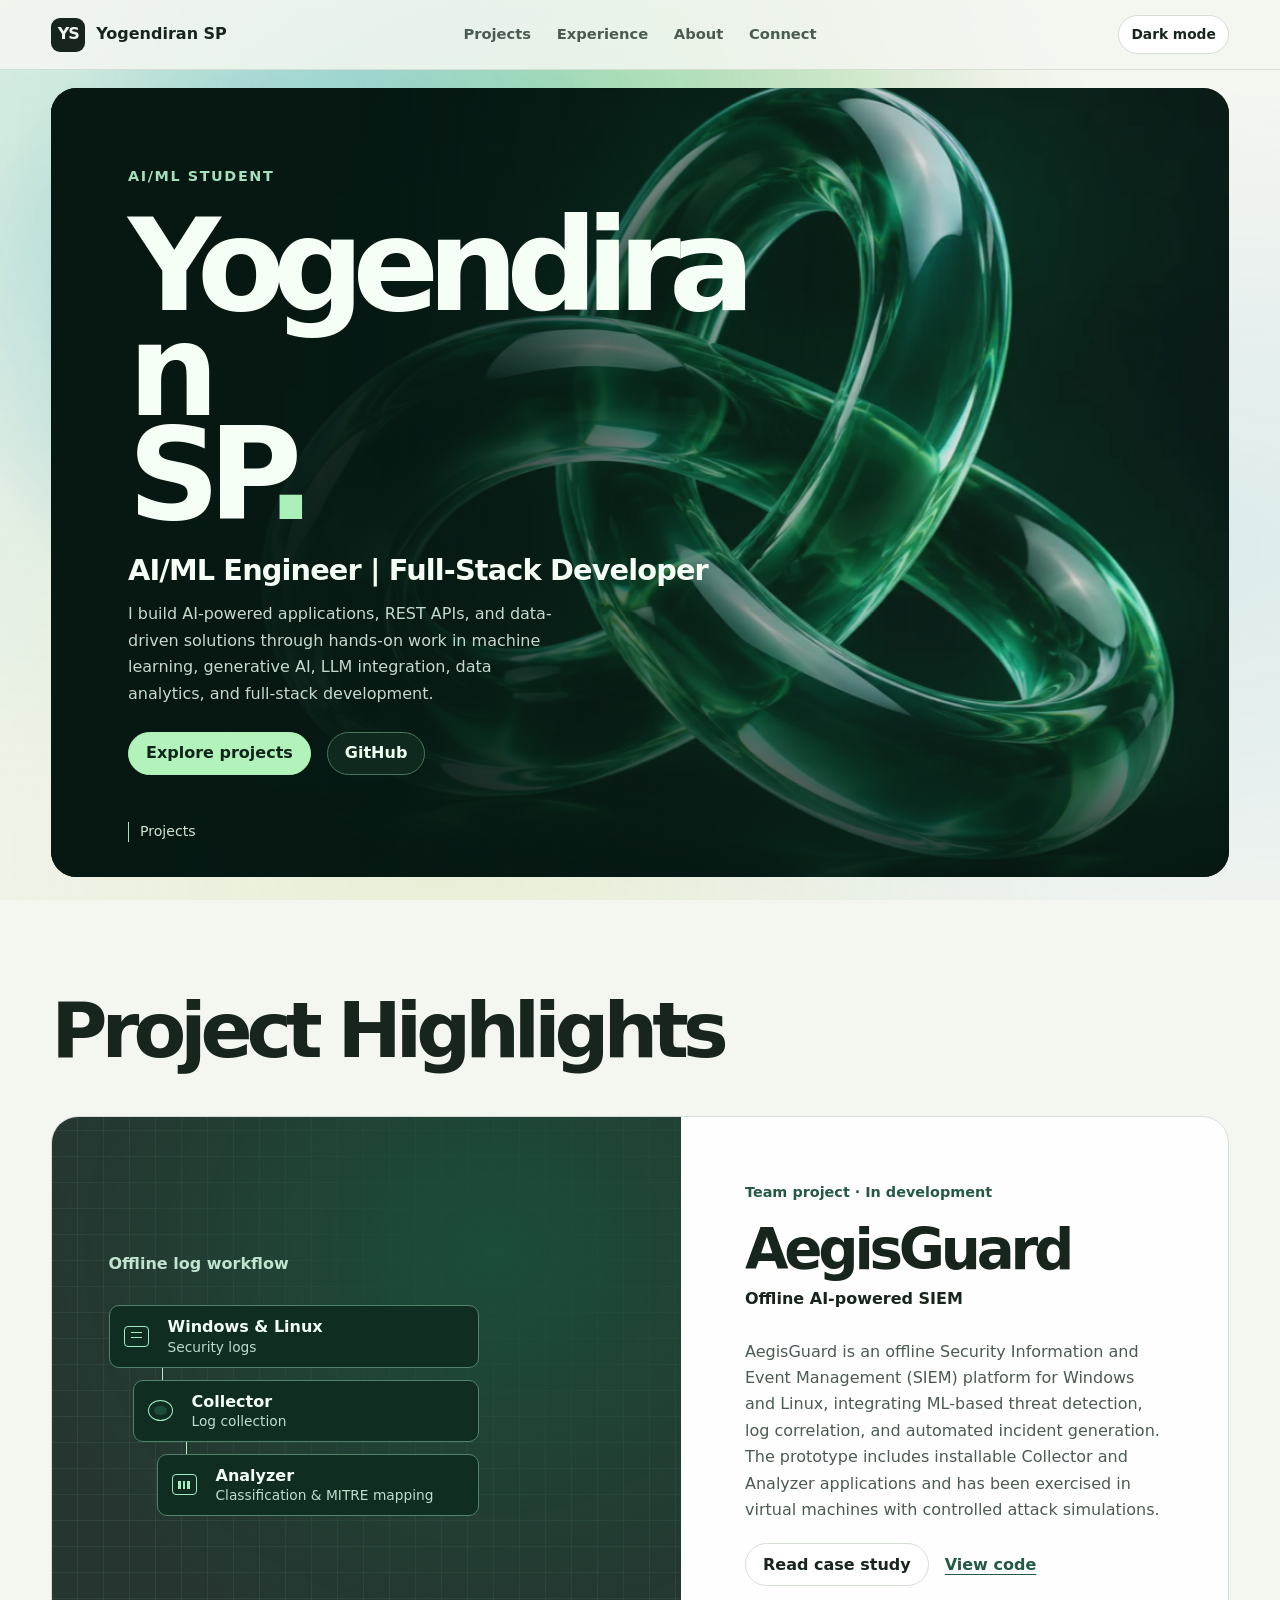
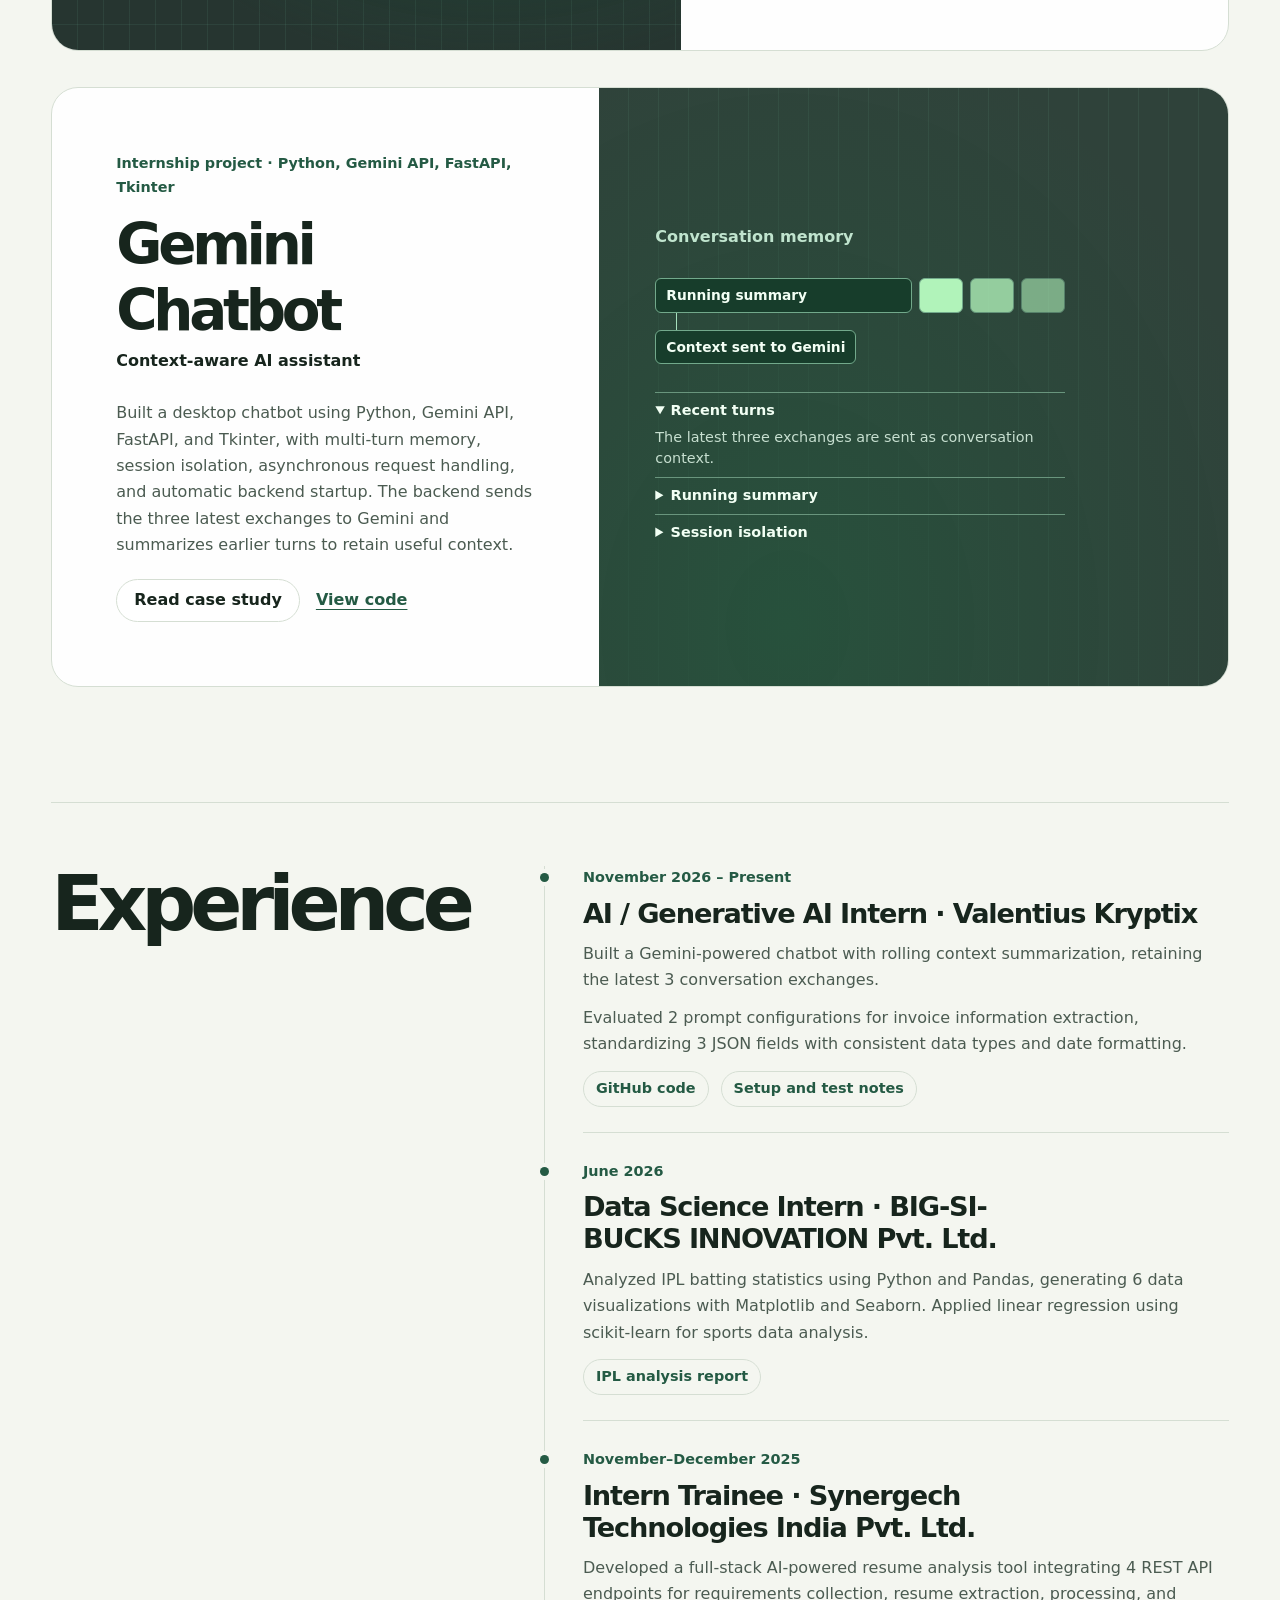
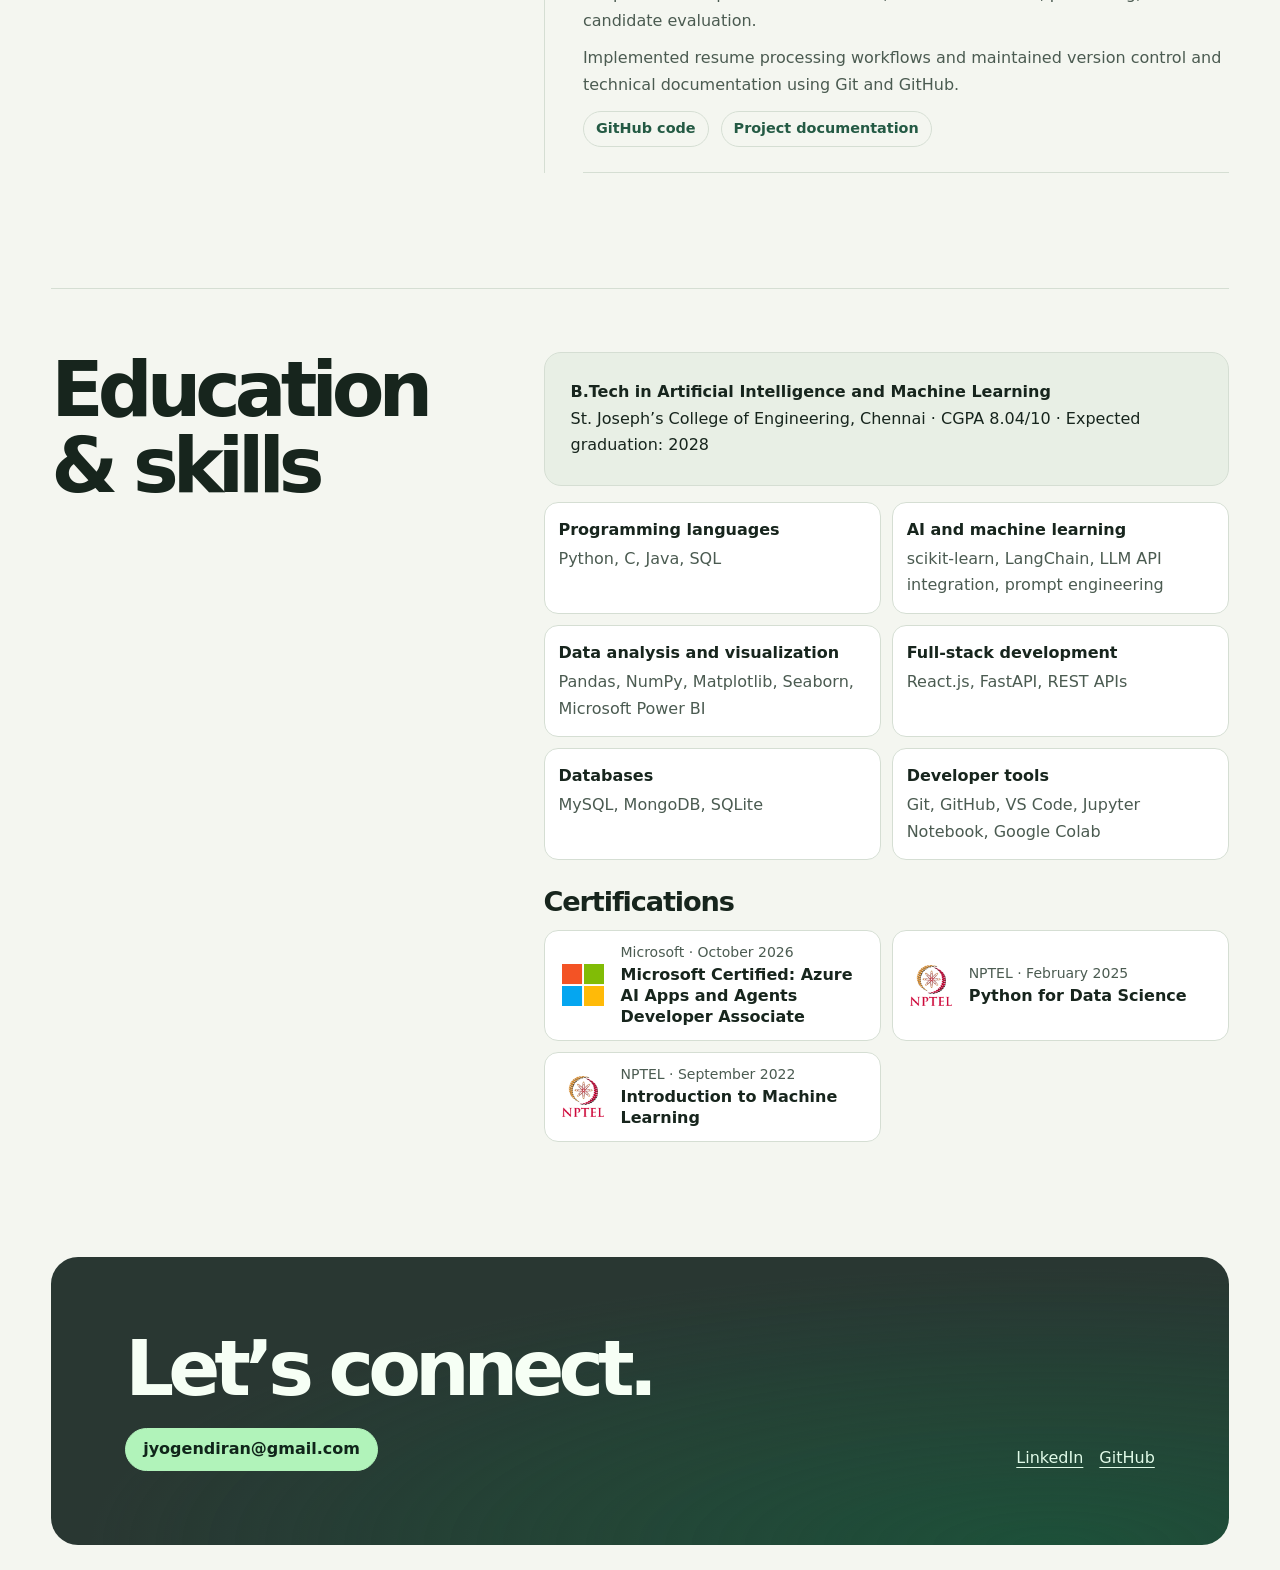
<file: index.html>
<!doctype html>
<html lang="en">
<head>
<meta charset="utf-8">
<meta name="viewport" content="width=device-width,initial-scale=1">
<meta name="description" content="Yogendiran SP — AI/ML Engineer and Full-Stack Developer portfolio featuring generative AI, machine learning, REST APIs, data analytics, internships, and technical projects.">
<title>Yogendiran SP · AI/ML Engineer &amp; Full-Stack Developer</title>
<link rel="stylesheet" href="./style.css">
<script src="./app.js" defer>
</script>
</head>
<body>
<div class="page-spectrum" aria-hidden="true"></div>
<a class="skip" href="#main">Skip to content</a>
<header class="site-header">
  <div class="bar">
    <a class="brand" href="#intro">
<span class="monogram" aria-hidden="true">YS</span>
<span>Yogendiran SP</span>
</a>
    <nav aria-label="Main navigation">
      <a href="#work">Projects</a>
<a href="#experience">Experience</a>
<a href="#about">About</a>
<a href="#contact">Connect</a>
    </nav>
    <button id="theme" class="pill mode-toggle" type="button" hidden>Dark mode</button>
  </div>
  <div class="scroll-track" aria-hidden="true">
<span id="scroll-progress">
</span>
</div>
</header>
<main id="main">
  <section id="intro" class="hero" aria-labelledby="hero-title">
    <div class="art" aria-hidden="true"></div>
    <div class="hero-content">
      <p class="eyebrow">AI/ML Student</p>
      <h1 id="hero-title">Yogendiran<br>SP<span>.</span>
</h1>
      <p class="role">AI/ML Engineer | Full-Stack Developer</p>
      <p class="intro">I build AI-powered applications, REST APIs, and data-driven solutions through hands-on work in machine learning, generative AI, LLM integration, data analytics, and full-stack development.</p>
      <div class="actions">
<a class="pill primary" href="#work">Explore projects</a>
<a class="pill ghost" href="https://github.com/Yogendiran-SP">GitHub</a>
</div>
    </div>
    <a class="hero-next" href="#work">
<span aria-hidden="true">
</span>Projects</a>
  </section>
<section id="work" class="chapter work" aria-labelledby="work-title">
  <div class="chapter-heading" data-reveal>
    <h2 id="work-title">Project Highlights</h2>
  </div>
  <div class="cards">
<article class="card project" data-reveal>
  <figure class="project-scene log-scene" aria-label="AegisGuard offline log workflow">
    <figcaption>Offline log workflow</figcaption>
    <ol class="log-flow">
      <li>
<span aria-hidden="true" class="flow-icon sources">
</span>
<span>
<strong>Windows &amp; Linux</strong>
<small>Security logs</small>
</span>
</li>
      <li>
<span aria-hidden="true" class="flow-icon collect">
</span>
<span>
<strong>Collector</strong>
<small>Log collection</small>
</span>
</li>
      <li>
<span aria-hidden="true" class="flow-icon analyze">
</span>
<span>
<strong>Analyzer</strong>
<small>Classification &amp; MITRE mapping</small>
</span>
</li>
    </ol>
  </figure>
<div class="inner">
<div class="meta">
<strong>Team project · In development</strong>
</div>
<h3>AegisGuard</h3>
<p class="project-subtitle">Offline AI-powered SIEM</p>
<p>AegisGuard is an offline Security Information and Event Management (SIEM) platform for Windows and Linux, integrating ML-based threat detection, log correlation, and automated incident generation. The prototype includes installable Collector and Analyzer applications and has been exercised in virtual machines with controlled attack simulations.</p>
<div class="project-actions">
<button type="button" class="pill more" data-case="case0">Read case study</button>
<a href="https://github.com/Real-Hustlers/AegisGuard">View code</a>
</div>
<details class="fallback">
<summary>Project details</summary>
<p>I contributed to the Analyzer backend, including restructuring its processing pipeline and fixing ML prediction and MITRE ATT&amp;CK mapping. I also contributed to dataset preparation and model training using Codex.<br>
<a href="https://github.com/Real-Hustlers/AegisGuard">Project repository</a> · <a href="https://github.com/Real-Hustlers/AegisGuard/pull/34">Analyzer pipeline changes</a> · <a href="https://github.com/Real-Hustlers/AegisGuard/pull/45">Prediction and mapping fixes</a>
</p>
</details>
</div>
<dialog id="case0" aria-labelledby="title0">
<form method="dialog">
<button class="pill close">Close</button>
</form>
<h2 id="title0">AegisGuard · Offline AI-powered SIEM</h2>
<p>AegisGuard is an offline Security Information and Event Management (SIEM) platform for Windows and Linux, integrating ML-based threat detection, log correlation, and automated incident generation. The prototype includes installable Collector and Analyzer applications and has been exercised in virtual machines with controlled attack simulations.<br>I contributed to the Analyzer backend, including restructuring its processing pipeline and fixing ML prediction and MITRE ATT&amp;CK mapping. I also contributed to dataset preparation and model training using Codex.<br>
<a href="https://github.com/Real-Hustlers/AegisGuard">Project repository</a> · <a href="https://github.com/Real-Hustlers/AegisGuard/pull/34">Analyzer pipeline changes</a> · <a href="https://github.com/Real-Hustlers/AegisGuard/pull/45">Prediction and mapping fixes</a>
</p>
</dialog>
</article>
<article class="card project project-memory" data-reveal>
  <figure class="project-scene memory-scene">
    <figcaption>Conversation memory</figcaption>
    <div class="memory-diagram" aria-hidden="true">
      <div class="memory-row">
<span class="context-chip">Running summary</span>
<span class="turn-chip">
</span>
<span class="turn-chip">
</span>
<span class="turn-chip">
</span>
</div>
      <div class="memory-line">
</div>
      <div class="context-output">Context sent to Gemini</div>
    </div>
    <div class="memory-steps">
      <details name="memory-stage" open>
        <summary>Recent turns</summary>
        <p>The latest three exchanges are sent as conversation context.</p>
      </details>
      <details name="memory-stage">
        <summary>Running summary</summary>
        <p>Earlier turns are summarized so relevant details can carry forward.</p>
      </details>
      <details name="memory-stage">
        <summary>Session isolation</summary>
        <p>Each conversation keeps its own history and summary.</p>
      </details>
    </div>
  </figure>
<div class="inner">
<div class="meta">
<strong>Internship project · Python, Gemini API, FastAPI, Tkinter</strong>
</div>
<h3>Gemini Chatbot</h3>
<p class="project-subtitle">Context-aware AI assistant</p>
<p>Built a desktop chatbot using Python, Gemini API, FastAPI, and Tkinter, with multi-turn memory, session isolation, asynchronous request handling, and automatic backend startup. The backend sends the three latest exchanges to Gemini and summarizes earlier turns to retain useful context.</p>
<div class="project-actions">
<button type="button" class="pill more" data-case="case1">Read case study</button>
<a href="https://github.com/Yogendiran-SP/Valentius_Kryptix/tree/ai-1_llm_api_integration">View code</a>
</div>
<details class="fallback">
<summary>Project details</summary>
<p>I tested that separate sessions remembered different names and that a session could recall an older detail after it moved into the running summary. The branch also includes a Tkinter desktop interface.<br>
<a href="https://github.com/Yogendiran-SP/Valentius_Kryptix/tree/ai-1_llm_api_integration">View project code and setup</a>
</p>
</details>
</div>
<dialog id="case1" aria-labelledby="title1">
<form method="dialog">
<button class="pill close">Close</button>
</form>
<h2 id="title1">Gemini Chatbot · Context-aware AI assistant</h2>
<p>Built a desktop chatbot using Python, Gemini API, FastAPI, and Tkinter, with multi-turn memory, session isolation, asynchronous request handling, and automatic backend startup. The backend sends the three latest exchanges to Gemini and summarizes earlier turns to retain useful context.<br>I tested that separate sessions remembered different names and that a session could recall an older detail after it moved into the running summary. The branch also includes a Tkinter desktop interface.<br>
<a href="https://github.com/Yogendiran-SP/Valentius_Kryptix/tree/ai-1_llm_api_integration">View project code and setup</a>
</p>
</dialog>
</article>
</div>
</section>
<section id="experience" class="chapter split" aria-labelledby="experience-title">
  <div class="chapter-heading" data-reveal>
<h2 id="experience-title">Experience</h2>
</div>
  <div class="timeline">
<article data-reveal>
<p class="date">November 2026 – Present</p>
<h3>AI / Generative AI Intern · Valentius Kryptix</h3>
<p>Built a Gemini-powered chatbot with rolling context summarization, retaining the latest 3 conversation exchanges.</p>
<p>Evaluated 2 prompt configurations for invoice information extraction, standardizing 3 JSON fields with consistent data types and date formatting.</p>
<ul class="evidence-links" aria-label="Internship work">
<li>
<a href="https://github.com/Yogendiran-SP/Valentius_Kryptix/tree/ai-1_llm_api_integration">GitHub code</a>
</li>
<li>
<a href="https://github.com/Yogendiran-SP/Valentius_Kryptix/blob/ai-1_llm_api_integration/README.md">Setup and test notes</a>
</li>
</ul>
</article>
<article data-reveal>
<p class="date">June 2026</p>
<h3>Data Science Intern · BIG-SI-BUCKS INNOVATION Pvt. Ltd.</h3>
<p>Analyzed IPL batting statistics using Python and Pandas, generating 6 data visualizations with Matplotlib and Seaborn. Applied linear regression using scikit-learn for sports data analysis.</p>
<ul class="evidence-links" aria-label="Internship work">
<li>
<a href="./reports/ipl-batting-analysis.html">IPL analysis report</a>
</li>
</ul>
</article>
<article data-reveal>
<p class="date">November–December 2025</p>
<h3>Intern Trainee · Synergech Technologies India Pvt. Ltd.</h3>
<p>Developed a full-stack AI-powered resume analysis tool integrating 4 REST API endpoints for requirements collection, resume extraction, processing, and candidate evaluation.</p>
<p>Implemented resume processing workflows and maintained version control and technical documentation using Git and GitHub.</p>
<ul class="evidence-links" aria-label="Internship work">
<li>
<a href="https://github.com/Yogendiran-SP/Resume-Tool">GitHub code</a>
</li>
<li>
<a href="https://github.com/Yogendiran-SP/Resume-Tool#readme">Project documentation</a>
</li>
</ul>
</article>
</div>
</section>
<section id="about" class="chapter split" aria-labelledby="about-title">
  <div class="chapter-heading" data-reveal>
<h2 id="about-title">Education<br>&amp; skills</h2>
</div>
  <div data-reveal>
<div class="education">
<p>
<strong>B.Tech in Artificial Intelligence and Machine Learning</strong>  <br>St. Joseph’s College of Engineering, Chennai · CGPA 8.04/10 · Expected graduation: 2028</p>
</div>
<div class="skills">
<div>
<strong>Programming languages</strong>
<p>Python, C, Java, SQL</p>
</div>
<div>
<strong>AI and machine learning</strong>
<p>scikit-learn, LangChain, LLM API integration, prompt engineering</p>
</div>
<div>
<strong>Data analysis and visualization</strong>
<p>Pandas, NumPy, Matplotlib, Seaborn, Microsoft Power BI</p>
</div>
<div>
<strong>Full-stack development</strong>
<p>React.js, FastAPI, REST APIs</p>
</div>
<div>
<strong>Databases</strong>
<p>MySQL, MongoDB, SQLite</p>
</div>
<div>
<strong>Developer tools</strong>
<p>Git, GitHub, VS Code, Jupyter Notebook, Google Colab</p>
</div>
</div>
<h3>Certifications</h3>
<ul class="credentials">
<li>
<a class="credential" href="https://learn.microsoft.com/en-us/users/yogendiransp-5814/credentials/d1825ca7582d675c">
<span class="provider-icon">
<img src="[data-uri]" width="42" height="42" alt="">
</span>
<span>
<span class="issuer">Microsoft · October 2026</span>
<strong>Microsoft Certified: Azure AI Apps and Agents Developer Associate</strong>
</span>
</a>
</li>
<li>
<a class="credential" href="https://archive.nptel.ac.in/content/noc/NOC25/SEM1/Ecertificates/106/noc25-cs60/Course/NPTEL25CS60S14330649701216654.pdf">
<span class="provider-icon">
<img src="[data-uri]" width="42" height="42" alt="">
</span>
<span>
<span class="issuer">NPTEL · February 2025</span>
<strong>Python for Data Science</strong>
</span>
</a>
</li>
<li>
<a class="credential" href="https://drive.google.com/file/d/1h9jkWfEn3YUsqcxPg-8fNRAAtFD9L1p_/view?usp=sharing">
<span class="provider-icon">
<img src="[data-uri]" width="42" height="42" alt="">
</span>
<span>
<span class="issuer">NPTEL · September 2022</span>
<strong>Introduction to Machine Learning</strong>
</span>
</a>
</li>
</ul>
</div>
</section>
<footer id="contact" class="contact" aria-labelledby="contact-title">
<div data-reveal>
<h2 id="contact-title">Let’s connect.</h2>
<a class="pill email-link" href="mailto:jyogendiran@gmail.com">jyogendiran@gmail.com</a>
</div>
<div class="contact-links" data-reveal>
<a href="https://www.linkedin.com/in/yogendiran-sp-b39b03326/">LinkedIn</a>
<a href="https://github.com/Yogendiran-SP">GitHub</a>
</div>
</footer>
</main>
</body>
</html>
</file>
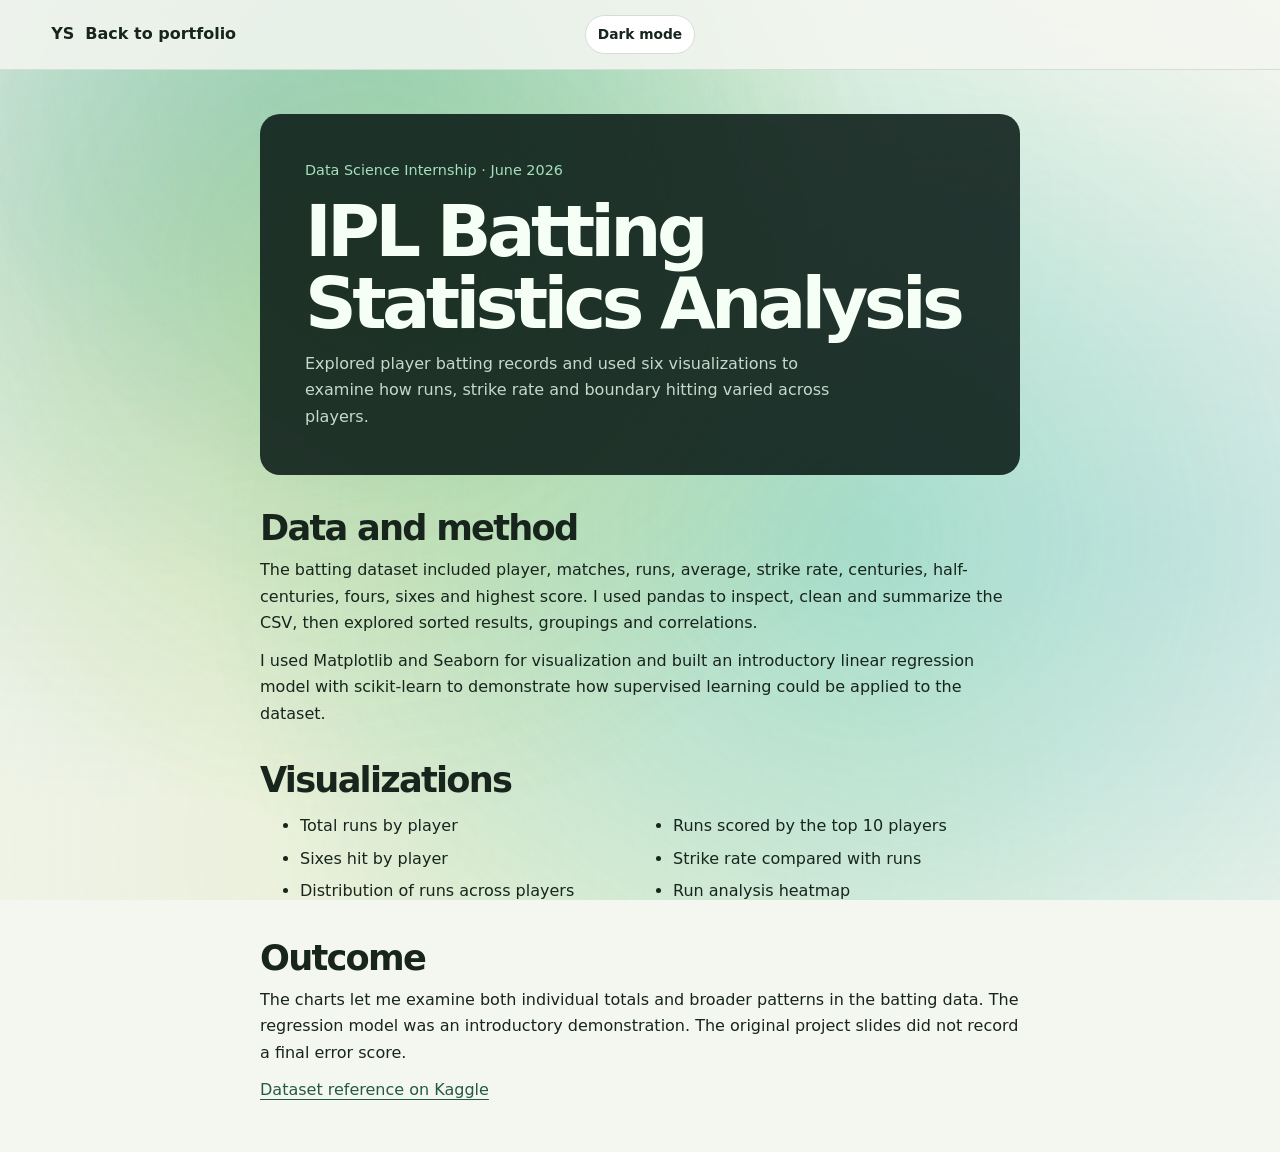
<file: reports/ipl-batting-analysis.html>
<!doctype html>
<html lang="en">
<head>
  <meta charset="utf-8">
  <meta name="viewport" content="width=device-width, initial-scale=1">
  <meta name="description" content="A project report on exploratory analysis of IPL batting statistics by Yogendiran SP.">
  <title>IPL Batting Statistics Analysis · Yogendiran SP</title>
  <link rel="stylesheet" href="../style.css">
  <script src="../app.js" defer></script>
</head>
<body>
<div class="page-spectrum" aria-hidden="true"></div>
  <a class="skip" href="#main">Skip to content</a>
  <header>
    <div class="bar">
      <a class="brand" href="../index.html#experience">YS<span>Back to portfolio</span></a>
      <button id="theme" class="pill" type="button" hidden>Dark mode</button>
    </div>
  </header>
  <main id="main" class="report">
    <section class="report-title" aria-labelledby="title">
      <p class="meta">Data Science Internship · June 2026</p>
      <h1 id="title">IPL Batting Statistics Analysis</h1>
      <p class="report-summary">Explored player batting records and used six visualizations to examine how runs, strike rate and boundary hitting varied across players.</p>
    </section>

    <section aria-labelledby="method">
      <h2 id="method">Data and method</h2>
      <p>The batting dataset included player, matches, runs, average, strike rate, centuries, half-centuries, fours, sixes and highest score. I used pandas to inspect, clean and summarize the CSV, then explored sorted results, groupings and correlations.</p>
      <p>I used Matplotlib and Seaborn for visualization and built an introductory linear regression model with scikit-learn to demonstrate how supervised learning could be applied to the dataset.</p>
    </section>

    <section aria-labelledby="charts">
      <h2 id="charts">Visualizations</h2>
      <ul class="report-charts">
        <li>Total runs by player</li>
        <li>Runs scored by the top 10 players</li>
        <li>Sixes hit by player</li>
        <li>Strike rate compared with runs</li>
        <li>Distribution of runs across players</li>
        <li>Run analysis heatmap</li>
      </ul>
    </section>

    <section aria-labelledby="result">
      <h2 id="result">Outcome</h2>
      <p>The charts let me examine both individual totals and broader patterns in the batting data. The regression model was an introductory demonstration. The original project slides did not record a final error score.</p>
      <p><a href="https://www.kaggle.com/code/iamsouravbanerjee/ipl-where-talent-meets-opportunity">Dataset reference on Kaggle</a></p>
    </section>
  </main>
</body>
</html>
</file>
<file: style.css>
:root {
  color-scheme: light;
  --bg: #f4f6f0;
  --paper: #fff;
  --surface: #e8efe5;
  --ink: #17251d;
  --muted: #4b5b51;
  --line: #d5ded3;
  --accent: #245a44;
  --focus: #25805f;
  --film: #071813;
  --lime: #b1f3ba;
  --header-height: 69px;
  --gutter: clamp(16px, 4vw, 64px);
  --section-gap: clamp(68px, 9vw, 132px);
}
html[data-theme="dark"] {
  color-scheme: dark;
  --bg: #111b16;
  --paper: #17271f;
  --surface: #1b2d23;
  --ink: #eef6ef;
  --muted: #b6c9bb;
  --line: #364b40;
  --accent: #a3e7bf;
  --focus: #aff4ca;
}
*, *::before, *::after { box-sizing: border-box; }
html { scroll-behavior: smooth; scroll-padding-top: calc(var(--header-height) + 22px); }
body { isolation: isolate; margin: 0; background: var(--bg); color: var(--ink); font: 1rem/1.65 system-ui, sans-serif; }
/* A static blend also works when motion is reduced or JavaScript is unavailable. */
.page-spectrum {
  position: fixed; inset: 0; z-index: -1; overflow: hidden; pointer-events: none;
  background:
    radial-gradient(ellipse at 10% 24%, #1ba98225, transparent 61%),
    radial-gradient(ellipse at 89% 61%, #4da7de24, transparent 60%),
    radial-gradient(ellipse at 34% 94%, #a3ca4526, transparent 55%);
}
.spectrum-glow {
  position: absolute; top: 0; left: 0; width: 100vmax; aspect-ratio: 1;
  background: radial-gradient(closest-side, var(--glow-color), transparent);
}
.spectrum-glow:nth-child(1) { --glow-color: #32be8c8c; }
.spectrum-glow:nth-child(2) { --glow-color: #69cfb87d; width: 83vmax; }
.spectrum-glow:nth-child(3) { --glow-color: #63a9de8a; width: 87vmax; }
.spectrum-glow:nth-child(4) { --glow-color: #a7cf5c8a; width: 77vmax; }
html[data-theme="dark"] .page-spectrum { opacity: .8; }
a { color: var(--accent); text-underline-offset: .22em; }
button { font: inherit; cursor: pointer; }
a:focus-visible, button:focus-visible, summary:focus-visible {
  outline: 3px solid var(--focus); outline-offset: 4px;
}
[hidden] { display: none !important; }
h1, h2, h3, p, figure { margin: 0; }
h1, h2, h3 { text-wrap: balance; }
h2 { font-size: clamp(2.55rem, 6vw, 5.7rem); letter-spacing: -.078em; line-height: .98; }
h3 { font-size: clamp(1.2rem, 2.15vw, 1.7rem); letter-spacing: -.042em; line-height: 1.18; }
p + p, h3 + p { margin-top: .7rem; }
.skip {
  position: fixed; top: 8px; left: 8px; z-index: 50;
  transform: translateY(-150%); background: var(--paper); padding: 10px 18px;
}
.skip:focus { transform: none; }

header {
  position: sticky; top: 0; z-index: 10; isolation: isolate;
  background: var(--bg); background: color-mix(in srgb, var(--bg) 86%, transparent);
  backdrop-filter: blur(18px); border-bottom: 1px solid var(--line);
}
.bar, main { width: min(1320px, calc(100% - 2 * var(--gutter))); margin-inline: auto; }
.bar { min-height: var(--header-height); display: grid; grid-template-columns: 1fr auto 1fr; gap: 16px; align-items: center; }
.brand { display: inline-flex; align-items: center; justify-self: start; gap: 11px; color: var(--ink); font-weight: 730; text-decoration: none; white-space: nowrap; }
.monogram { display: grid; place-items: center; width: 34px; aspect-ratio: 1; border-radius: 9px; background: var(--ink); color: var(--bg); letter-spacing: -.075em; }
.bar nav { display: flex; gap: clamp(12px, 2vw, 28px); align-items: center; }
.bar nav a { position: relative; padding-block: 8px; color: var(--muted); font-weight: 650; text-decoration: none; font-size: .92rem; }
.bar nav a:hover, .bar nav a[aria-current] { color: var(--ink); }
.bar nav a[aria-current]::after {
  content: ""; position: absolute; inset: auto 0 1px; height: 2px;
  border-radius: 2px; background: var(--accent);
}
.pill {
  display: inline-flex; min-height: 43px; align-items: center; justify-content: center;
  padding: 7px 17px; border-radius: 999px; border: 1px solid var(--line);
  background: var(--paper); color: var(--ink); text-decoration: none; font-weight: 680;
  transition: background-color .22s, border-color .22s, color .22s;
}
.pill:hover { border-color: var(--accent); background: var(--surface); }
.mode-toggle, .bar > #theme { justify-self: end; min-height: 37px; padding-inline: 12px; font-size: .86rem; white-space: nowrap; }
.scroll-track { position: absolute; inset: auto 0 -1px; height: 2px; pointer-events: none; }
.scroll-track span { display: block; width: 100%; height: 100%; transform: scaleX(0); transform-origin: left; background: var(--accent); }

.hero {
  position: relative; display: grid; align-items: center; isolation: isolate; overflow: hidden;
  min-height: min(750px, calc(100svh - 108px)); overflow-wrap: anywhere;
  margin-top: 18px; padding: clamp(30px, 6vw, 94px);
  padding-bottom: clamp(75px, 8vw, 112px);
  border-radius: clamp(17px, 2vw, 29px); background: #071813bd; color: #f6fff5;
}
.art {
  position: absolute; inset: -4% -1% -5% -2%; z-index: -2;
  background: url("[data-uri]") right center / cover no-repeat;
  opacity: .84;
  transform: translate3d(0, var(--parallax, 0px), 0) scale(var(--frame-scale, 1));
}
.hero::after {
  content: ""; z-index: -1; position: absolute; inset: 0;
  background: linear-gradient(90deg, #071813 1%, #071813eb 29%, #07181378 52%, transparent 76%),
              linear-gradient(0deg, #071813e8, transparent 30%);
}
.hero-content { max-width: 680px; }
.eyebrow { width: fit-content; font-size: .9rem; font-weight: 730; letter-spacing: .11em; text-transform: uppercase; color: #a6dfbd; }
.hero h1 { font-size: clamp(3.65rem, 10vw, 10rem); line-height: .82; letter-spacing: -.094em; margin: 25px 0; }
.hero h1 span { color: #a9f0b9; }
.role { font-size: clamp(1.2rem, 2.25vw, 1.85rem); font-weight: 660; letter-spacing: -.03em; line-height: 1.25; }
.intro { max-width: 42ch; margin: 12px 0 25px; color: #c6d9cd; }
.actions, .project-actions, .contact-links { display: flex; flex-wrap: wrap; align-items: center; gap: 10px 16px; }
.primary { background: var(--lime); color: #10251a; border-color: var(--lime); }
.primary:hover { background: #d5ffda; border-color: #d5ffda; }
.ghost { background: #10291e; color: #effff0; border-color: #48775c; }
.ghost:hover { background: #1c3c2c; border-color: #9dc7ac; }
.hero-next {
  position: absolute; bottom: clamp(20px, 3vw, 34px); left: clamp(30px, 6vw, 94px);
  display: inline-flex; align-items: center; gap: 11px; color: #cde6d4;
  font-size: .88rem; text-decoration: none;
}
.hero-next:hover { color: #fff; text-decoration: underline; }
.hero-next span { display: block; width: 1px; height: 20px; background: #a6dfbd; transform-origin: top; animation: scroll-cue 1.9s 1.1s ease-in-out 2; }
@keyframes scroll-cue { 50% { transform: scaleY(.5); opacity: .7; } }
@keyframes title-enter { from { opacity: .12; transform: translateY(26px); } to { opacity: 1; transform: translateY(0); } }
@keyframes frame-enter { from { opacity: .35; scale: 1.045; } to { opacity: .84; scale: 1; } }
.motion-ready .hero-content { animation: title-enter .85s cubic-bezier(.2,.7,.2,1) both; }
.motion-ready .art { animation: frame-enter 1.25s cubic-bezier(.2,.7,.2,1) both; }
.motion-ready [data-reveal].entered { animation: title-enter .62s cubic-bezier(.2,.7,.2,1) both; }

.chapter { margin-top: var(--section-gap); }
.chapter-heading { margin-bottom: clamp(23px, 4vw, 48px); }
.cards { display: grid; gap: clamp(18px, 3vw, 36px); }
.card {
  display: grid; grid-template-columns: 1.15fr 1fr; min-width: 0; overflow: hidden;
  background: var(--paper); background: color-mix(in srgb, var(--paper) 88%, transparent);
  border: 1px solid var(--line); border-radius: clamp(16px, 2.3vw, 27px);
}
.project-memory { grid-template-columns: 1fr 1.15fr; }
.project-memory .project-scene { grid-column: 2; grid-row: 1; }
.project-memory .inner { grid-column: 1; grid-row: 1; }
.project-scene {
  position: relative; display: grid; align-content: center; gap: clamp(15px, 3vw, 28px); min-height: 322px; padding: clamp(20px, 4.4vw, 62px);
  background: radial-gradient(ellipse at 70% 25%, #1b4d38, transparent 75%),
              repeating-linear-gradient(0deg, transparent 0 25px, #8ae8ba13 25px 26px),
              repeating-linear-gradient(90deg, transparent 0 25px, #8ae8ba13 25px 26px), #071813df;
  color: #f3fff5;
}
.project-scene figcaption { color: #c0e4ce; font-weight: 690; }
.log-flow { display: grid; gap: 12px; max-width: 370px; margin: 0; padding: 0; list-style: none; }
.log-flow li {
  position: relative; display: grid; grid-template-columns: 31px 1fr; align-items: center; gap: 13px;
  padding: 10px 14px; border: 1px solid #51836b; border-radius: 10px; background: #102d22;
}
.log-flow li + li::before { content: ""; position: absolute; top: -13px; left: 28px; width: 1px; height: 12px; background: #b1f3ba; }
.log-flow li:nth-child(2) { margin-left: clamp(0px, 2vw, 24px); }
.log-flow li:nth-child(3) { margin-left: clamp(0px, 4vw, 48px); }
.log-flow strong, .log-flow small { display: block; line-height: 1.35; }
.log-flow small { font-size: .86rem; color: #bfddcd; }
.flow-icon { width: 25px; height: 21px; border: 1px solid #a4eac0; border-radius: 4px; background: repeating-linear-gradient(#a4eac0 0 1px, transparent 1px 5px) center/11px 10px no-repeat; }
.flow-icon.collect { border-radius: 50%; background: #1c4d36; box-shadow: inset 0 0 0 5px #102d22; }
.flow-icon.analyze { background: linear-gradient(90deg,#a4eac0 25%,transparent 25% 38%,#a4eac0 38% 60%,transparent 60% 72%,#a4eac0 72%) center/12px 8px no-repeat; }
.memory-scene {
  background: radial-gradient(ellipse at 30% 90%, #27513c, transparent 80%),
              repeating-linear-gradient(90deg, transparent 0 29px, #8ae8ba12 29px 30px), #10251cdd;
}
.memory-diagram { width: min(100%, 410px); }
.memory-row { display: flex; align-items: stretch; gap: 7px; }
.context-chip, .turn-chip, .context-output { border: 1px solid #72a98b; border-radius: 6px; background: #173d2b; }
.context-chip, .context-output { padding: 5px 10px; font-size: .86rem; font-weight: 690; }
.context-chip { flex: 1; }
.turn-chip { width: clamp(20px, 4vw, 44px); background: #b1f3ba; }
.turn-chip:nth-child(3) { opacity: .78; }
.turn-chip:nth-child(4) { opacity: .59; }
.memory-line { height: 17px; margin-left: 21px; width: 1px; background: #a6dfbd; }
.context-output { width: fit-content; }
.memory-steps { max-width: 410px; }
.memory-steps details { padding-block: 6px; border-top: 1px solid #69957d; }
.memory-steps summary { color: #f2fff4; font-size: .9rem; font-weight: 660; cursor: pointer; }
.memory-steps p { color: #c7dfd0; margin: 4px 0 2px; font-size: .9rem; line-height: 1.45; }
.inner { display: flex; flex-direction: column; align-items: flex-start; justify-content: center; padding: clamp(24px, 5vw, 76px); }
.meta { color: var(--accent); font-size: .9rem; margin-bottom: 12px; }
.inner h3 { font-size: clamp(2.25rem, 4.4vw, 4.75rem); letter-spacing: -.075em; }
.inner p, .timeline p, .skills p { color: var(--muted); }
.inner .project-subtitle { margin: 3px 0 15px; color: var(--ink); font-weight: 680; }
.project-actions { margin-top: 20px; }
.project-actions > a { padding-block: 7px; font-weight: 650; }
.more { display: none; }
.enhanced .more { display: inline-flex; }
.enhanced .fallback { display: none; }
.fallback { margin-top: 13px; }

.split {
  display: grid; grid-template-columns: minmax(240px, 5fr) minmax(0, 8fr);
  align-items: start; gap: clamp(20px, 5vw, 80px); border-top: 1px solid var(--line); padding-top: clamp(24px, 5vw, 63px);
}
.split .chapter-heading { position: sticky; top: calc(var(--header-height) + 27px); }
.timeline { border-left: 1px solid var(--line); padding-left: clamp(18px, 3vw, 40px); }
.timeline article { position: relative; padding-bottom: 25px; margin-bottom: 27px; border-bottom: 1px solid var(--line); }
.timeline article:last-child { margin-bottom: 0; }
.timeline article::before {
  content: ""; position: absolute; top: .43rem; left: calc(-1 * clamp(18px, 3vw, 40px) - 5px);
  width: 9px; height: 9px; border-radius: 50%; background: var(--accent); box-shadow: 0 0 0 4px var(--bg);
}
.timeline .date { color: var(--accent); font-size: .9rem; font-weight: 750; margin-bottom: 8px; }
.evidence-links, .credentials { list-style: none; padding: 0; }
.evidence-links { display: flex; flex-wrap: wrap; gap: 8px 12px; margin: 13px 0 0; }
.evidence-links a {
  display: inline-flex; align-items: center; min-height: 36px; padding: 3px 12px;
  border: 1px solid var(--line); border-radius: 999px; text-decoration: none; font-size: .9rem; font-weight: 650;
}
.evidence-links a:hover, .credential:hover { border-color: var(--accent); text-decoration: underline; }
.education {
  padding: clamp(17px, 3vw, 26px); margin: 0 0 16px; border: 1px solid var(--line); border-radius: 17px;
  background: var(--surface);
}
.skills { display: grid; grid-template-columns: repeat(2, minmax(0, 1fr)); gap: 11px; margin-bottom: 26px; }
.skills div { border: 1px solid var(--line); background: var(--paper); border-radius: 14px; padding: 14px; }
.skills p { margin: 3px 0 0; }
.credentials { display: grid; grid-template-columns: repeat(2, minmax(0, 1fr)); gap: 11px; margin: 12px 0 0; }
.credential {
  height: 100%; display: flex; align-items: center; gap: 12px; padding: 12px; border: 1px solid var(--line);
  border-radius: 14px; background: var(--paper); color: var(--ink); line-height: 1.3; text-decoration: none;
}
.provider-icon { width: 52px; height: 52px; flex: 0 0 52px; border-radius: 10px; background: #fff; display: grid; place-items: center; }
.provider-icon img { object-fit: contain; }
.issuer { display: block; margin-bottom: 4px; color: var(--muted); font-size: .875rem; }
.contact {
  display: flex; align-items: flex-end; justify-content: space-between; flex-wrap: wrap; gap: 22px;
  margin: var(--section-gap) 0 25px; padding: clamp(25px, 6vw, 74px); border-radius: clamp(16px, 2.3vw, 27px);
  background: radial-gradient(ellipse at 85% 100%, #1d5039, transparent 68%), #071813db; color: #f6fff5;
}
.contact h2 { margin-bottom: 22px; }
.email-link { max-width: 100%; overflow-wrap: anywhere; background: var(--lime); color: #10251a; border-color: var(--lime); }
.email-link:hover { background: #d5ffda; color: #10251a; border-color: #d5ffda; }
.contact-links a { color: #e0fae8; }
.hero :focus-visible, .project-scene :focus-visible, .contact :focus-visible { outline-color: #b1f3ba; }

dialog {
  width: min(650px, calc(100% - 32px)); max-height: 85dvh; padding: 26px;
  border: 1px solid var(--line); border-radius: 20px; background: var(--paper); color: var(--ink);
}
dialog::backdrop { background: #061611b0; }
dialog h2 { font-size: clamp(1.8rem, 5vw, 3rem); margin: 14px 0 17px; letter-spacing: -.055em; }
dialog form { text-align: right; }
dialog p { overflow-wrap: anywhere; }
html:has(dialog[open]) { overflow: hidden; }

.report { width: min(760px, calc(100% - 36px)); padding: 44px 0 12px; }
.report section { margin-bottom: 36px; }
.report-title { padding: clamp(24px, 6vw, 45px); background: #071813dc; color: #f6fff5; border-radius: 20px; }
.report-title .meta { color: #a6dfbd; }
.report-title h1 { font-size: clamp(2.4rem, 7vw, 4.5rem); letter-spacing: -.065em; line-height: 1; }
.report-summary { max-width: 52ch; color: #c6d9cd; margin-top: 12px; }
.report section:not(.report-title) h2 { font-size: clamp(1.6rem, 4vw, 2.2rem); letter-spacing: -.05em; margin-bottom: 12px; }
.report-charts { display: grid; grid-template-columns: repeat(2, minmax(0, 1fr)); gap: 6px 26px; }

@media (max-width: 860px) {
  .card, .project-memory { grid-template-columns: 1fr 1fr; }
  .inner { padding: clamp(21px, 4vw, 40px); }
  .project-scene { padding: clamp(17px, 3vw, 32px); }
  .split { grid-template-columns: minmax(0, 1fr); gap: 0; }
  .split .chapter-heading { position: static; }
}
@media (max-width: 660px) {
  :root { --header-height: 94px; }
  .bar { grid-template-columns: 1fr auto; gap: 0 10px; padding: 7px 0; align-content: center; }
  .bar nav { grid-column: 1 / -1; grid-row: 2; justify-content: space-between; }
  .bar nav a { padding-block: 6px; }
  .bar > #theme { grid-row: 1; grid-column: 2; }
  .bar:not(:has(nav)) { min-height: 60px; }
  .hero { min-height: 530px; padding: 29px 22px 68px; align-items: start; }
  .hero h1 { font-size: clamp(3rem, 12.5vw, 5.4rem); margin: 23px 0 18px; }
  .hero-content { max-width: 420px; }
  .art { inset: 23% -14% -4% -10%; background-position: 63% center; }
  .hero::after { background: linear-gradient(180deg, #071813 22%, #071813df 56%, #0718132e 81%, #071813bd); }
  .hero-next { left: 22px; }
  .card, .project-memory { grid-template-columns: minmax(0, 1fr); }
  .project-memory .project-scene, .project-memory .inner { grid-column: auto; grid-row: auto; }
  .project-scene { min-height: 0; padding: 22px; gap: 14px; }
  .memory-diagram, .memory-steps, .log-flow { max-width: none; }
  .log-flow li:nth-child(2) { margin-left: 10px; }
  .log-flow li:nth-child(3) { margin-left: 20px; }
}
@media (max-width: 420px) {
  .credentials, .skills, .report-charts { grid-template-columns: 1fr; }
  .hero h1 { letter-spacing: -.087em; }
}
@media (prefers-reduced-motion: reduce) {
  html { scroll-behavior: auto; }
  .motion-ready .hero-content, .motion-ready .art, .motion-ready [data-reveal].entered, .hero-next span { animation: none; }
  .art { transform: none; }
  .spectrum-glow { display: none; }
  .pill { transition: none; }
}
</file>
